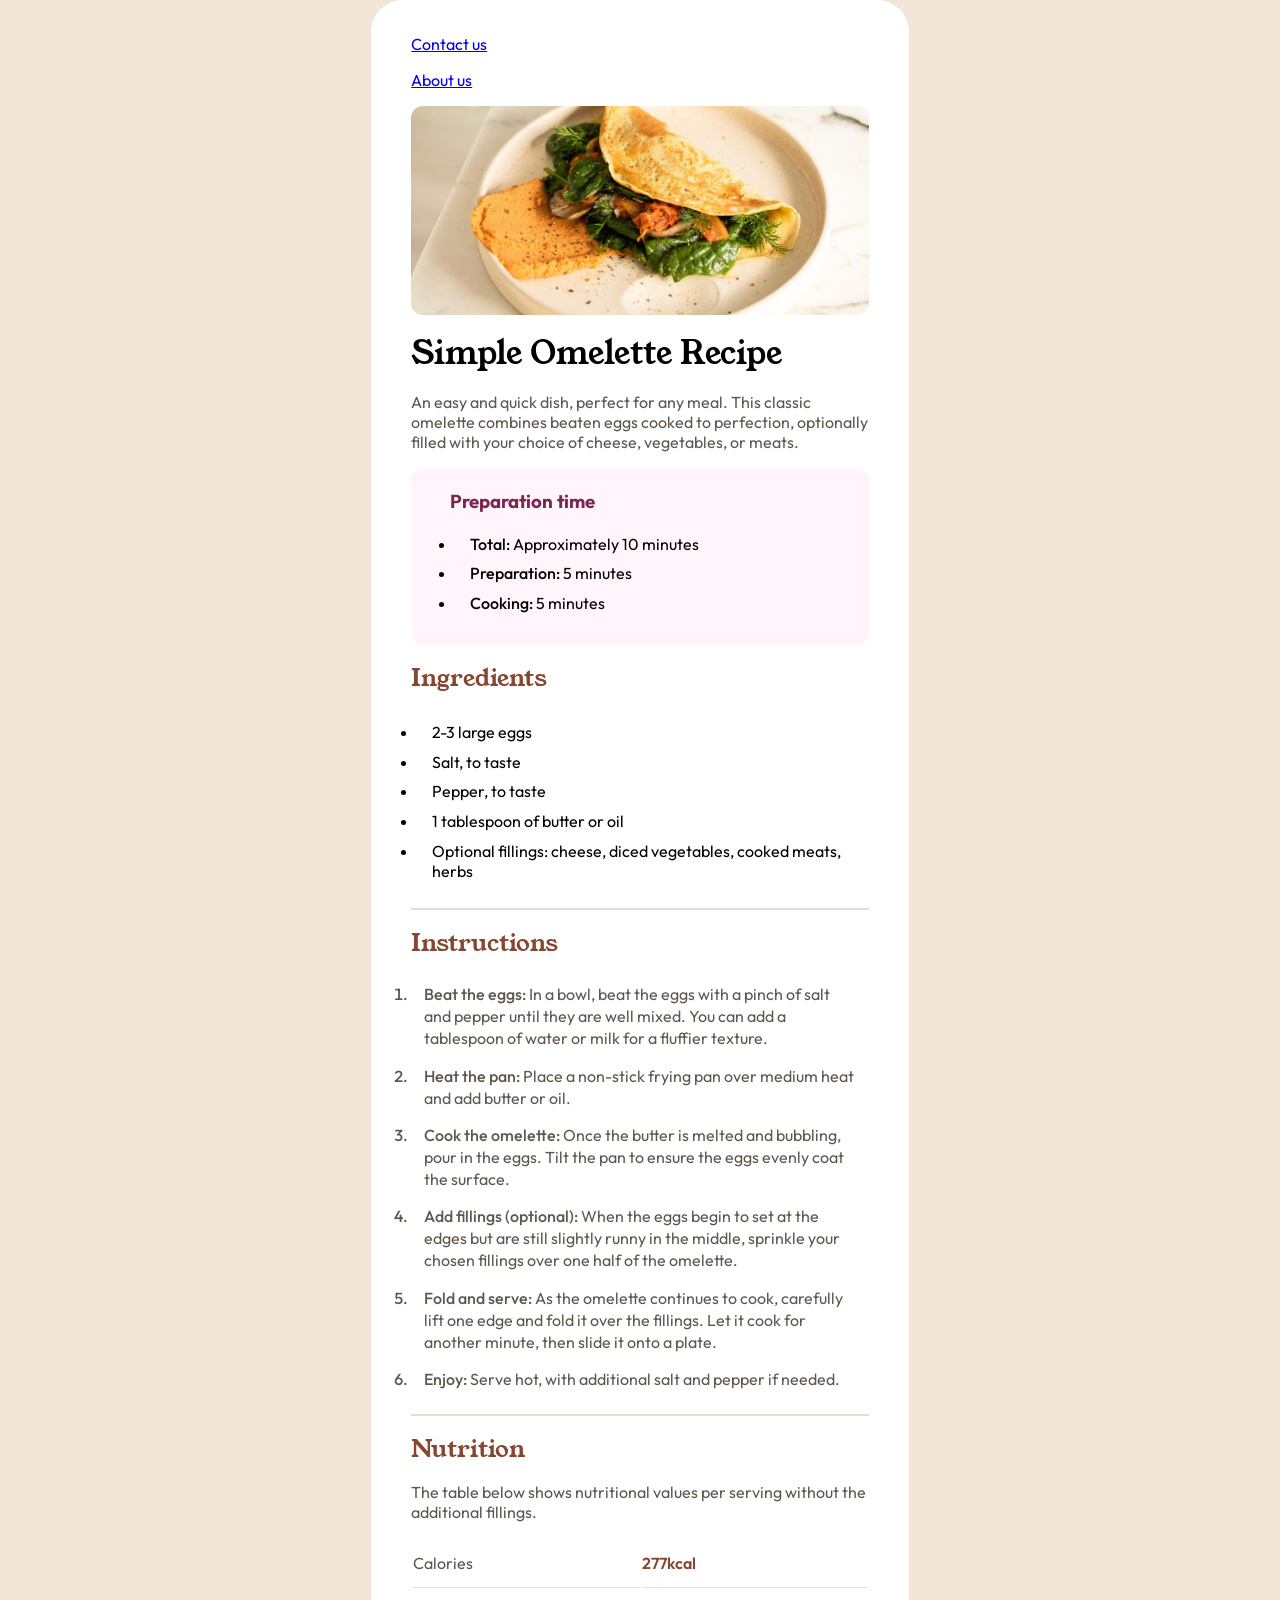
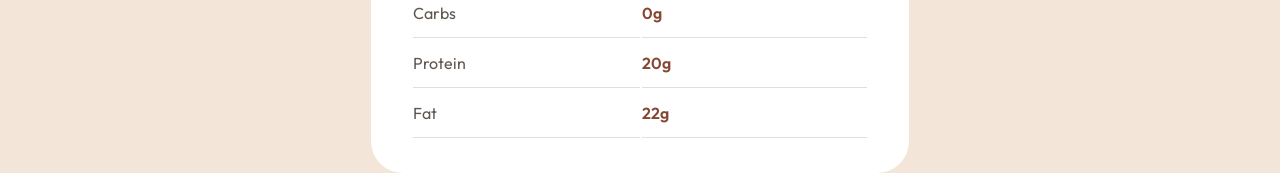
<file: index.html>
<!DOCTYPE html>
<html lang="en">
<head>
  <meta charset="UTF-8">
  <meta name="viewport" content="width=device-width, initial-scale=1.0"> 

  <link rel="icon" type="image/png" sizes="32x32" href="./assets/images/favicon-32x32.png">
  
  <title>Frontend Mentor | Recipe page</title>
  <link rel="stylesheet" href="./styles/styles.css"/>
  <style>
    .attribution { font-size: 11px; text-align: center; }
    .attribution a { color: hsl(228, 45%, 44%); }
  </style>
</head>
<body>
  <main>
    <a href="./pages/contact.html">Contact us</a>
    <a href="./pages/about.html">About us</a>
    <img src="./assets/images/image-omelette.jpeg" alt="omelette image"/>

    <h1> Simple Omelette Recipe</h1>

    <p class="mb">
      An easy and quick dish, perfect for any meal. This classic omelette combines beaten eggs cooked 
      to perfection, optionally filled with your choice of cheese, vegetables, or meats.
    </p>

    <div class="preparation mb">
      <h3>Preparation time</h3>
      <ul>
        <li>
          <span>Total:</span> Approximately 10 minutes
        </li>
        <li>
          <span>Preparation:</span> 5 minutes
        </li>
        <li>
          <span>Cooking:</span> 5 minutes
        </li>
      </ul>
    </div>
 
  
  
  
  

    <h2 >Ingredients</h2>
    <ul class="mb">
      <li>2-3 large eggs</li>
      <li>Salt, to taste</li>
      <li>Pepper, to taste</li>
      <li>1 tablespoon of butter or oil</li>
      <li>Optional fillings: cheese, diced vegetables, cooked meats, herbs</li>
    </ul>


    <hr class="mb"/>
    <h2 class="mb">Instructions</h2>
   
    <ol class="mb">
      <li><span>Beat the eggs:</span> In a bowl, beat the eggs with a pinch of salt and pepper until they   are     well mixed. You can add a tablespoon of water or milk for a fluffier texture.
      </li>
      <li><span>Heat the pan:</span> Place a non-stick frying pan over medium heat and add butter or oil.</li>
      <li><span>Cook the omelette:</span> Once the butter is melted and bubbling, pour in the eggs. Tilt the pan to ensure 
      the eggs evenly coat the surface.</li>
      <li><span>Add fillings (optional):</span> When the eggs begin to set at the edges but are still slightly runny in the 
      middle, sprinkle your chosen fillings over one half of the omelette.</li>
      <li><span>Fold and serve:</span> As the omelette continues to cook, carefully lift one edge and fold it over the 
      fillings. Let it cook for another minute, then slide it onto a plate.</li>
      <li><span>Enjoy:</span> Serve hot, with additional salt and pepper if needed.</li>
    </ol>


    <hr class="mb"/>

    <h2 class="mb">Nutrition</h2>
    <p class="mb"> The table below shows nutritional values per serving without the additional fillings.</p>  
  
    <table class="mb">
      <tbody>
        <tr>
          <td class="nutrition-name">Calories</td>
          <td class="nutrition-value">277kcal</td>
        </tr>
        <tr>
          <td class="nutrition-name">Carbs</td>
          <td class="nutrition-value"> 0g</td>
        </tr>
        <tr>
          <td class="nutrition-name"> Protein</td>
          <td class="nutrition-value"> 20g</td>
        </tr>
        <tr>
          <td class="nutrition-name"> Fat</td>
          <td class="nutrition-value"> 22g</td>
        </tr>
      </tbody>
    </table>


  </main>

 
  
  <!-- <div class="attribution">
    Challenge by <a href="https://www.frontendmentor.io?ref=challenge" target="_blank">Frontend Mentor</a>. 
    Coded by <a href="#">Your Name Here</a>.
  </div> -->

  <script src="./script/script.js"></script>
</body>
</html>
</file>
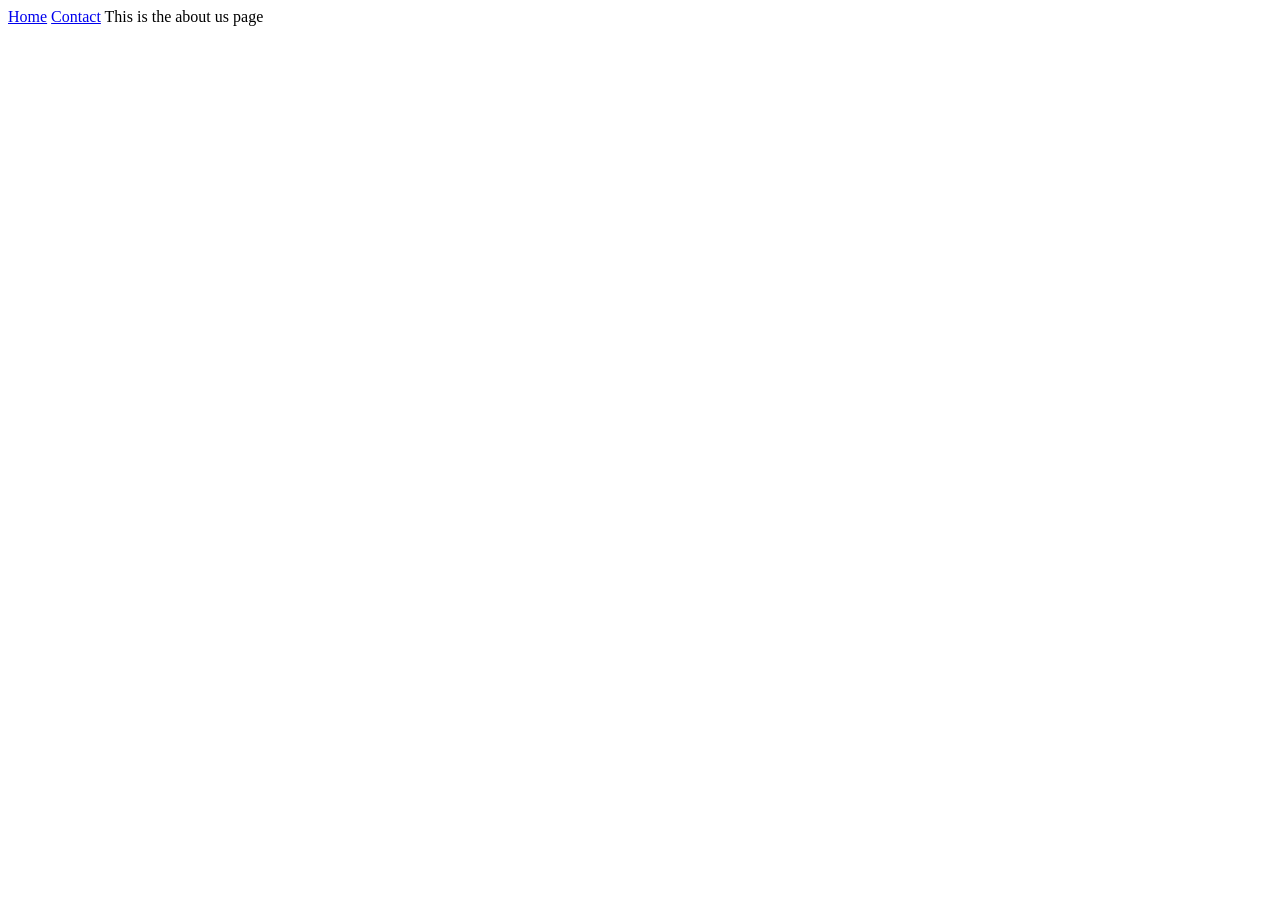
<file: pages/about.html>
<!DOCTYPE html>
<html lang="en">
<head>
    <meta charset="UTF-8">
    <meta name="viewport" content="width=device-width, initial-scale=1.0">
    <title>About us</title>
</head>
<body>
    <a href="../index.html">Home</a>
    <a href="./contact.html">Contact</a>
    This is the about us page
</body>
</html>
</file>
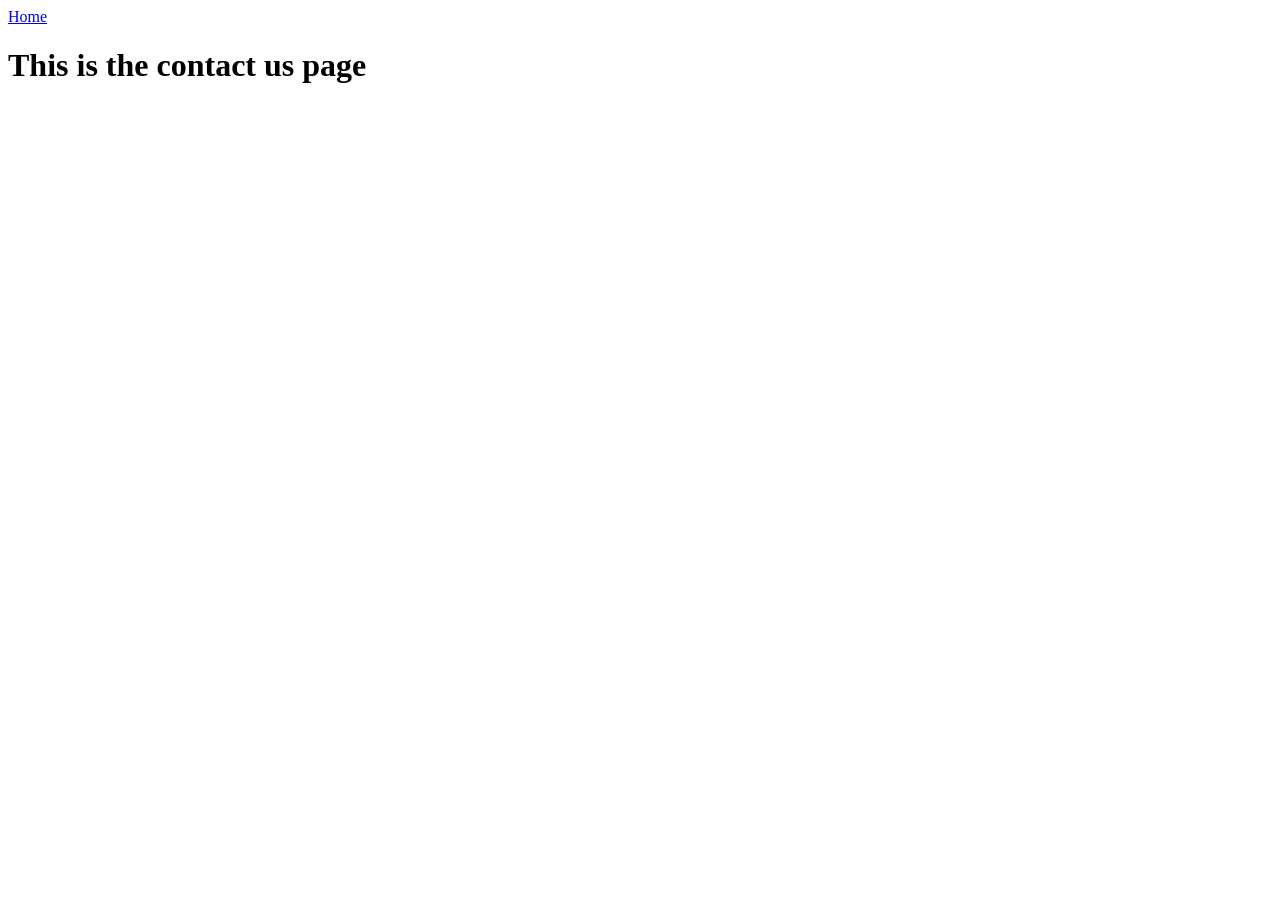
<file: pages/contact.html>
<!DOCTYPE html>
<html lang="en">
<head>
    <meta charset="UTF-8">
    <meta name="viewport" content="width=device-width, initial-scale=1.0">
    <title>Contact us</title>
</head>
<body>
    <a href="../index.html">Home</a>
    <h1>This is the contact us page </h1>
    
</body>
</html>
</file>
<file: styles/styles.css>
@import url('https://fonts.googleapis.com/css2?family=Outfit:wght@100..900&family=Young+Serif&display=swap');

* {
    margin: 0;
    padding: 0;
    box-sizing: border-box;
}


body {
    background-color: hsl(30, 54%, 90%);
    height: 100%;
    display: flex;
    justify-content: center;
    align-items: center;
    font-family: "Outfit", sans-serif;
}

main {
    width: 42%;
    border-radius: 2rem;
    background-color: hsl(0, 0%, 100%);
    padding: 2.1rem 2.5rem;
    margin: 4.rem 0;
    display: flex;
    flex-direction: column;
    gap: 1rem;
}

img {
    width: 100%;
    border-radius: 0.75rem;
}

h1, h2 {
    font-family: "Young Serif", sans-serif;
    font-weight: 400;
}

h3 {
    color: hsl(332, 51%, 32%);
}

hr {
    border: 1px solid hsl(30, 18%, 87%);
}

p {
    color: hsl(30, 10%, 34%);
}

.preparation {
    background-color: hsl(330, 100%, 98%);
    padding: 1.313rem 2.4rem;
    border-radius: 0.75rem;
    display: flex;
    flex-direction: column;
    gap: 0.6rem;
} 

ul {
    padding: 0.4rem;
    list-style-type: disc;
}


ul li {
    padding: 0.3rem 0.9rem;
}

span {
    font-weight: 500;
}


h2{
    color: hsl(14, 45%, 36%);
}

ol li {
    padding: 0.48rem 0.78rem;
    line-height: 1.375rem;
    color: hsl(30, 10%, 34%)
}


ol >li::marker {
    font-weight: 500;
}

.nutrition-name {
    color: hsl(30, 10%, 34%);
}
.nutrition-value {
    color: hsl(14, 45%, 36%);
    font-weight: 600;
}

td {
    border-bottom: 1px solid hsl(30, 18%, 87%);
    height: 3rem;
    width: 18rem;
}
</file>
